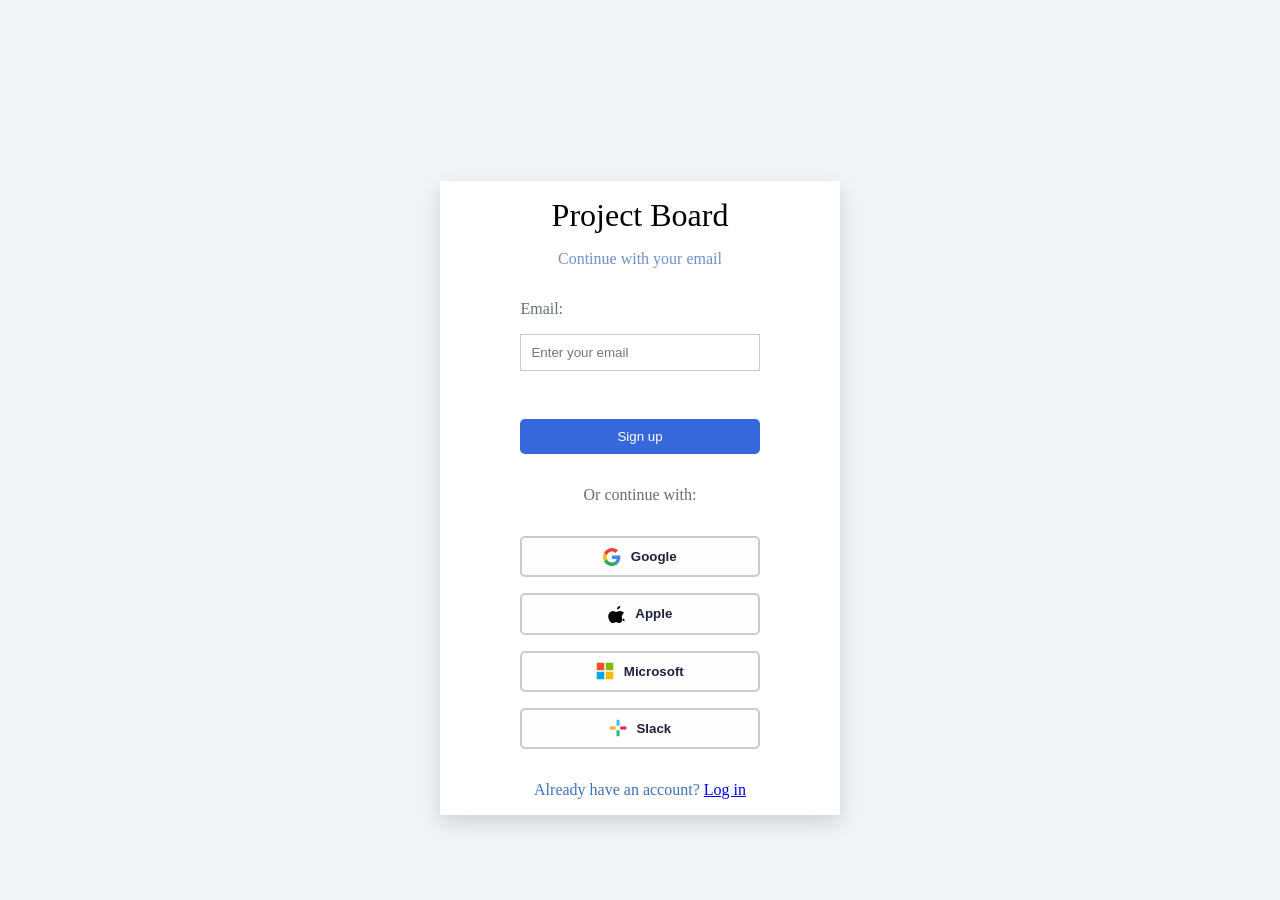
<file: index.html>
<!doctype html>
<html lang="en">
  <head>
    <meta charset="UTF-8" />
    <meta name="viewport" content="width=device-width, initial-scale=1.0" />
    <title>LogIn/SignUp</title>
    <link
      rel="stylesheet"
      href="https://cdnjs.cloudflare.com/ajax/libs/font-awesome/6.5.0/css/all.min.css"
    />
    <link rel="stylesheet" href="css/form.css" />
  </head>
  <body>
    <div class="container">
      <div class="header">
        <h1>Project Board</h1>
        <h3 id="header_message">Continue with your email</h3>
      </div>

      <form action="" id="loginForm" class="form_container">
        <label for="">Email:</label>
        <input
          type="text"
          name="email"
          placeholder="Enter your email"
          id="email"
          required
          class="email_input"
        />
        <div id="passwordInput_element"></div>
        <p id="error_message"></p>
        <button type="submit" id="submit_btn" class="signUp_btn">
          Sign up
        </button>
      </form>
      <h4>Or continue with:</h4>
      <div class="button_wrapper">
        <button class="external_button">
          <svg width="18" height="18" viewBox="0 0 48 48">
            <path
              fill="#EA4335"
              d="M24 9.5c3.54 0 6.69 1.22 9.19 3.6l6.85-6.85C35.91 2.38 30.37 0 24 0 14.62 0 6.51 5.48 2.56 13.44l7.98 6.2C12.36 13.24 17.73 9.5 24 9.5z"
            />
            <path
              fill="#4285F4"
              d="M46.1 24.5c0-1.6-.14-3.13-.4-4.6H24v9.2h12.4c-.54 2.9-2.2 5.36-4.7 7.04l7.3 5.68C43.98 37.4 46.1 31.5 46.1 24.5z"
            />
            <path
              fill="#FBBC05"
              d="M10.54 28.64A14.5 14.5 0 0 1 9.5 24c0-1.62.28-3.18.77-4.64l-7.98-6.2A23.96 23.96 0 0 0 0 24c0 3.87.93 7.52 2.56 10.56l7.98-6.2z"
            />
            <path
              fill="#34A853"
              d="M24 48c6.37 0 11.73-2.1 15.64-5.72l-7.3-5.68c-2.03 1.36-4.63 2.16-8.34 2.16-6.27 0-11.64-3.74-13.46-9.14l-7.98 6.2C6.51 42.52 14.62 48 24 48z"
            />
          </svg>
          Google
        </button>
        <button class="external_button">
          <svg width="18" height="18" viewBox="0 0 24 24" fill="black">
            <path
              d="M16.365 1.43c0 1.14-.47 2.23-1.23 3.05-.78.83-2.06 1.47-3.18 1.38-.14-1.12.41-2.3 1.19-3.13.78-.83 2.14-1.44 3.22-1.3zM21.2 17.04c-.62 1.44-.92 2.08-1.7 3.33-1.08 1.7-2.6 3.82-4.48 3.84-1.67.02-2.1-1.1-4.36-1.09-2.26.01-2.73 1.11-4.4 1.1-1.88-.02-3.32-1.93-4.4-3.62C.65 18.1-.55 14.6 1.14 11.6c1.2-2.15 3.36-3.51 5.36-3.53 1.67-.02 3.24 1.15 4.36 1.15 1.12 0 3.22-1.42 5.42-1.21.92.04 3.5.37 5.16 2.8-.13.08-3.08 1.8-3.04 5.37.04 4.28 3.76 5.71 3.8 5.73z"
            />
          </svg>
          Apple
        </button>
        <button class="external_button">
          <svg width="18" height="18" viewBox="0 0 24 24">
            <rect x="1" y="1" width="10" height="10" fill="#F25022" />
            <rect x="13" y="1" width="10" height="10" fill="#7FBA00" />
            <rect x="1" y="13" width="10" height="10" fill="#00A4EF" />
            <rect x="13" y="13" width="10" height="10" fill="#FFB900" />
          </svg>
          Microsoft
        </button>
        <button class="external_button">
          <svg width="18" height="18" viewBox="0 0 24 24">
            <rect x="10" y="1" width="4" height="8" fill="#36C5F0" />
            <rect x="10" y="15" width="4" height="8" fill="#2EB67D" />
            <rect x="1" y="10" width="8" height="4" fill="#ECB22E" />
            <rect x="15" y="10" width="8" height="4" fill="#E01E5A" />
          </svg>
          Slack
        </button>
      </div>
      <p>
        Already have an account?
        <a href="#">Log in</a>
      </p>
    </div>
    <script src="JS/form.js"></script>
  </body>
</html>
</file>
<file: css/form.css>
* {
  padding: 0;
  margin: 0;
  box-sizing: border-box;
}

body {
  background-color: #f2f5f8;
  display: flex;
  justify-content: center;
  align-items: center;
  padding: 1rem;
  height: 100vh;
}

.container {
  display: flex;
  justify-content: center;
  width: 100%;
  max-width: 400px;
  align-items: center;
  flex-direction: column;
  gap: 2rem;
  margin-top: 6rem;
  background-color: #ffffff;
  padding: 1rem;
  box-shadow: 0 8px 20px rgba(0, 0, 0, 0.15);
}

.container .header {
  display: flex;
  justify-content: center;
  align-items: center;
  text-align: center;
  flex-direction: column;
  flex: 1;
  flex-wrap: nowrap;
}

.header h1 {
  font-weight: 400;
  font-style: normal;
  font-size: xx-large;
  margin-bottom: 1rem;
}

.header h3 {
  display: flex;
  color: #667491;
  font-weight: 300;
}

.container .form_container {
  display: flex;
  flex: 1;
  flex-direction: column;
  width: 65%;
  gap: 1rem;
}

.form_container label {
  color: #647170;
}

.form_container .email_input {
  display: flex;
  flex: 1;
  height: 2rem;
  padding: 10px;
  border: 0.8px solid #cccbcb;
}

.form_container input:hover {
  background-color: #f5f3f3;
}

.form_container .signUp_btn {
  display: flex;
  justify-content: center;
  align-items: center;

  flex: 1;

  height: 2rem;
  padding: 10px;

  background-color: #3768db;
  border: none;
  border-radius: 5px;

  color: #ffffff;
  font-weight: 400;
  cursor: pointer;
}

.form_container .signUp_btn:hover {
  background-color: #2e55b1;
}

.container h4 {
  font-weight: 300;
  color: #706a66;
}

.container .button_wrapper {
  display: flex;
  flex-direction: column;
  width: 65%;
  gap: 1rem;
}

.external_button {
  display: flex;
  justify-content: center;
  align-items: center;
  gap: 0.6rem;
  flex: 1;

  height: 2rem;
  padding: 10px;

  background-color: #fffefe;
  color: #1e223a;

  border: 2px solid #cccbcb;
  border-radius: 5px;
  padding: 0.6rem;

  font-weight: 600;
  cursor: pointer;
}

.external_button svg {
  flex-shrink: 0;
}

.container p {
  color: #3d71b9;
}

#error_message {
  color: red;
  font-size: medium;
  display: block;
}

#header_message {
  color: #6c92c8;
  font-size: medium;
}

#passwordInput_element {
  display: flex;
  justify-content: center;
  align-items: center;
  width: 100%;
  flex: 1;
}

.form_container #passwordInput_element .password_input {
  display: flex;
  flex: 1;
  height: 2.2rem;
  padding: 10px;
  border: none;
}

/* //This is to remove the default blue outline when the input is focused */
.password_input:focus {
  outline: none;
  box-shadow: none;
}

.div_container {
  display: flex;
  flex: 1;
  width: 100%;
  justify-content: center;
  align-items: center;
  border: 0.8px solid #cccbcb;
}

.togglePassword_btn {
  display: flex;
  align-items: center;
  justify-content: center;
  width: 1rem;
  height: 1rem;
  border-radius: 5px;
  color: #c0bdb8;
  margin-right: 7px;
  cursor: pointer;
  border: none;
}

.togglePassword_btn:hover {
  background-color: #f5f3f3;
}

.togglePassword_btn i {
  font-size: 1rem;
  color: #525150;
}
</file>
